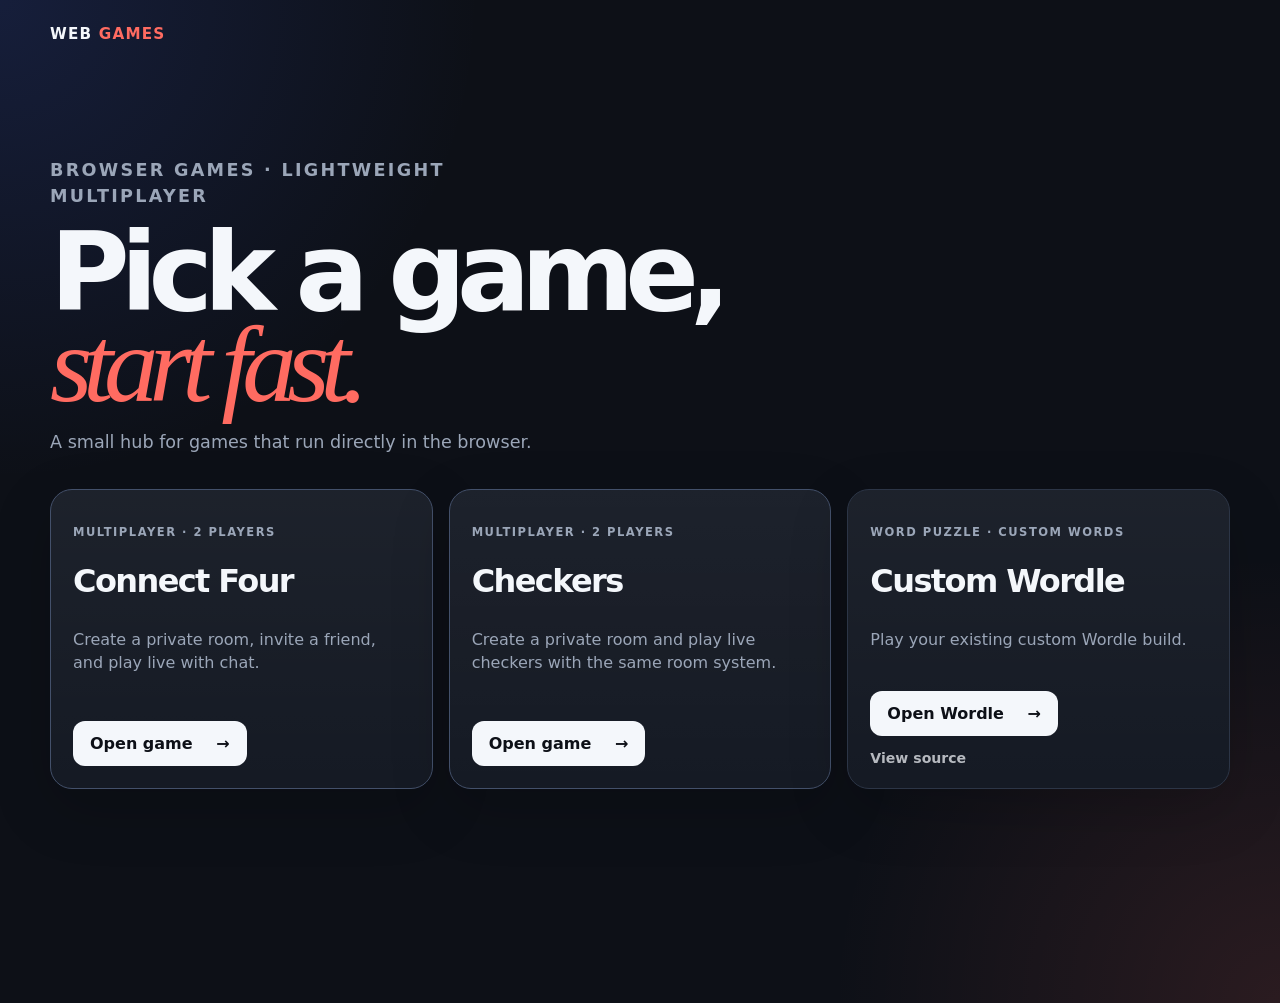
<file: index.html>
<!doctype html>
<html lang="en">
  <head>
    <meta charset="UTF-8" />
    <meta name="viewport" content="width=device-width, initial-scale=1.0" />
    <meta name="description" content="A small collection of web games." />
    <title>Web Games</title>
    <link rel="stylesheet" href="styles.css" />
  </head>
  <body>
    <main class="app-shell">
      <a class="brand" href="/">WEB <span>GAMES</span></a>
      <section class="lobby" id="lobby" aria-labelledby="title">
        <p class="eyebrow">Browser games · lightweight multiplayer</p>
        <h1 id="title">Pick a game,<br /><em>start fast.</em></h1>
        <p>A small hub for games that run directly in the browser.</p>
        <div class="game-grid">
          <article class="game-card featured">
            <p class="card-kicker">Multiplayer · 2 players</p>
            <h2>Connect Four</h2>
            <p>Create a private room, invite a friend, and play live with chat.</p>
            <a class="button" href="games/connect-four/">Open game <span>→</span></a>
          </article>
          <article class="game-card featured">
            <p class="card-kicker">Multiplayer · 2 players</p>
            <h2>Checkers</h2>
            <p>Create a private room and play live checkers with the same room system.</p>
            <a class="button" href="games/checkers/">Open game <span>→</span></a>
          </article>
          <article class="game-card">
            <p class="card-kicker">Word puzzle · custom words</p>
            <h2>Custom Wordle</h2>
            <p>Play your existing custom Wordle build.</p>
            <a class="button" href="https://foxerize.github.io/Custom-Wordle/">Open Wordle <span>→</span></a>
            <a class="source-link" href="https://github.com/foxerize/Custom-Wordle">View source</a>
          </article>
        </div>
        <p class="message" id="message" role="status"></p>
      </section>
    </main>
  </body>
</html>
</file>
<file: styles.css>
:root {
  --bg: #0d1017;
  --panel: #151a24;
  --panel-2: #1b2230;
  --line: #2c3546;
  --text: #f4f7fb;
  --muted: #9ba6b8;
  --slot: #252d3b;
  --accent: #ff6b61;
  --p1: #43d17d;
  --p2: #4f9cff;
  --blue: #4568f5;
}

* { box-sizing: border-box; }

body {
  margin: 0;
  min-height: 100vh;
  color: var(--text);
  background:
    radial-gradient(circle at top left, rgba(69, 104, 245, .16), transparent 30rem),
    radial-gradient(circle at bottom right, rgba(255, 107, 97, .12), transparent 28rem),
    var(--bg);
  font-family: Inter, ui-sans-serif, system-ui, -apple-system, BlinkMacSystemFont, "Segoe UI", Arial, sans-serif;
}

.app-shell {
  width: min(100% - 32px, 1180px);
  margin: 0 auto;
  padding: 24px 0 56px;
}

.brand {
  color: inherit;
  display: inline-flex;
  align-items: center;
  gap: .4rem;
  font-size: .95rem;
  font-weight: 900;
  letter-spacing: .08em;
  text-decoration: none;
}

.brand span { color: var(--accent); }
body.game-page:has(.game:not(.hidden)) > .app-shell > .site-brand { display: none; }

.lobby { padding: clamp(46px, 8vw, 96px) 0; }

.eyebrow,
.card-kicker {
  color: var(--muted);
  font-size: .72rem;
  font-weight: 900;
  letter-spacing: .13em;
  text-transform: uppercase;
}

.lobby h1 {
  max-width: 800px;
  margin: 12px 0 18px;
  font-size: clamp(3.6rem, 10vw, 6.8rem);
  line-height: .84;
  letter-spacing: -.085em;
}

.lobby h1 em {
  color: var(--accent);
  font-family: Georgia, serif;
  font-weight: 400;
}

.lobby > p {
  max-width: 560px;
  color: var(--muted);
  font-size: 1.1rem;
  line-height: 1.5;
}

.game-grid {
  display: grid;
  grid-template-columns: repeat(3, minmax(0, 1fr));
  gap: 16px;
  margin-top: 34px;
}

.single-game-grid {
  grid-template-columns: repeat(2, minmax(0, 1fr));
  max-width: 820px;
}

.game-card {
  min-height: 300px;
  padding: 22px;
  border: 1px solid var(--line);
  border-radius: 22px;
  background: linear-gradient(180deg, rgba(255,255,255,.035), transparent), var(--panel);
  display: flex;
  flex-direction: column;
  align-items: flex-start;
  box-shadow: 0 20px 60px rgba(0,0,0,.18);
}

.game-card.featured { border-color: #43506a; }
.game-card h2 { margin: 10px 0 12px; font-size: 2rem; letter-spacing: -.05em; }
.game-card p { color: var(--muted); line-height: 1.45; }
.game-card .button { margin-top: auto; }
.source-link { margin-top: 14px; color: var(--text); font-size: .88rem; font-weight: 800; opacity: .72; text-decoration: none; }
.source-link:hover { opacity: 1; }

.button {
  display: inline-block;
  border: 0;
  border-radius: 12px;
  padding: 13px 17px;
  background: var(--text);
  color: var(--bg);
  cursor: pointer;
  font-size: 1rem;
  font-weight: 900;
  text-decoration: none;
}

.button:hover { background: var(--accent); }
.button span { margin-left: 18px; }
.secondary { background: transparent; color: var(--text); border: 1px solid var(--line); }
.secondary:hover { background: var(--text); color: var(--bg); }

#join-form { margin-top: 18px; width: 100%; }
label { display: block; margin-bottom: 9px; font-size: .85rem; font-weight: 800; }
.join-row { display: flex; gap: 8px; }
input {
  width: 160px;
  padding: 13px;
  border: 1px solid var(--line);
  border-radius: 12px;
  background: #0f131b;
  color: var(--text);
  font: 1rem monospace;
  letter-spacing: .1em;
  text-transform: uppercase;
}

.message { min-height: 1.5em; color: #ff9a92; font-size: .9rem; }
.hidden { display: none !important; }

body.game-page:has(.game:not(.hidden)) {
  overflow: hidden;
}

body.game-page:has(.game:not(.hidden)) .app-shell {
  height: 100vh;
  padding: 16px 0;
  width: calc(100% - 32px);
  display: grid;
  grid-template-rows: auto 1fr;
  gap: 20px;
}

.game {
  min-height: 0;
}

.game-top {
  height: 44px;
  width: min(100%, 1180px);
  justify-self: center;
  padding: 0 14px;
  border: 1px solid var(--line);
  border-radius: 16px;
  background: rgba(21, 26, 36, .94);
  display: flex;
  align-items: center;
  justify-content: space-between;
  color: var(--muted);
  font: .76rem monospace;
  letter-spacing: .08em;
  box-shadow: 0 18px 50px rgba(0,0,0,.16);
}

.game-top .brand {
  font: inherit;
  color: var(--text);
}

.game-top #room-label {
  color: var(--text);
  font-weight: 900;
}

.room-code-button {
  border: 1px solid var(--line);
  border-radius: 999px;
  padding: 7px 12px;
  background: #0f131b;
  color: var(--text);
  cursor: pointer;
  font: inherit;
  font-weight: 900;
  letter-spacing: .08em;
}

.room-code-button:hover {
  border-color: var(--accent);
}

.text-button {
  padding: 0;
  border: 0;
  background: none;
  color: var(--text);
  cursor: pointer;
  font-weight: 900;
}

.text-button:disabled { opacity: .45; cursor: not-allowed; }
.danger { color: var(--accent); }

.game-layout {
  position: relative;
  height: calc(100vh - 126px);
  min-height: 0;
  display: flex;
  justify-content: center;
  align-items: stretch;
  padding-top: 14px;
}

.chat,
.play-area {
  min-height: 0;
  border: 1px solid var(--line);
  border-radius: 22px;
  background: rgba(21, 26, 36, .94);
  box-shadow: 0 24px 70px rgba(0,0,0,.22);
}

.chat {
  position: absolute;
  left: 0;
  top: 14px;
  bottom: 0;
  width: 330px;
  display: flex;
  flex-direction: column;
  padding: 14px;
}

.chat h2 {
  margin: 0 0 10px;
  color: var(--muted);
  font-size: .78rem;
  letter-spacing: .12em;
  text-transform: uppercase;
}

.chat-messages {
  flex: 1;
  min-height: 0;
  display: flex;
  flex-direction: column;
  gap: 9px;
  overflow: auto;
  -webkit-overflow-scrolling: touch;
  overscroll-behavior: contain;
  scrollbar-width: none;
  padding: 10px;
  border-radius: 14px;
  background: #0c1018;
}

.chat-messages::-webkit-scrollbar { display: none; }

.chat-message {
  width: fit-content;
  max-width: 86%;
  margin: 0;
  padding: 8px 10px;
  border-radius: 14px;
  color: #f7f8fb;
  line-height: 1.35;
  overflow-wrap: anywhere;
  box-shadow: 0 2px 12px rgba(0,0,0,.18);
}

.chat-message.mine { align-self: flex-end; border-bottom-right-radius: 4px; background: #263347; }
.chat-message.theirs { align-self: flex-start; border-bottom-left-radius: 4px; }
.chat-message.theirs.p1 { background: #21583a; }
.chat-message.theirs.p2 { background: #23486f; }

.chat-form { display: flex; gap: 8px; margin-top: 10px; }
.chat-form input { flex: 1; width: auto; min-width: 0; letter-spacing: 0; text-transform: none; }
.chat-form button { white-space: nowrap; }

.play-area {
  width: min(760px, 100%);
  padding: 16px;
  display: grid;
  grid-template-rows: auto minmax(0, 1fr) auto auto;
  justify-items: center;
  gap: 10px;
}

.players,
.game-actions,
.host-controls {
  width: 100%;
  display: flex;
  align-items: center;
  justify-content: space-between;
  gap: 12px;
}

.players {
  display: grid;
  grid-template-columns: 1fr auto 1fr;
}

.players span:last-child {
  justify-self: end;
}

.players span { font-size: .9rem; font-weight: 900; }
.players strong {
  justify-self: center;
}
.players span:first-child { color: var(--p1); }
.players span:last-child { color: var(--p2); }
.players span.active-player {
  padding: 6px 10px;
  border-radius: 999px;
  background: rgba(255,255,255,.08);
}
.players strong {
  min-width: 112px;
  padding: 6px 11px;
  border: 1px solid var(--line);
  border-radius: 999px;
  background: #0f131b;
  color: var(--text);
  font-size: .78rem;
  text-align: center;
  text-transform: uppercase;
  letter-spacing: .08em;
  box-shadow: 0 8px 24px rgba(0,0,0,.18);
}

.play-area.my-turn .players strong {
  border-color: rgba(255,255,255,.22);
}
.play-area.p1-turn .players strong { color: var(--p1); }
.play-area.p2-turn .players strong { color: var(--p2); }
.play-area.game-over .players strong {
  color: var(--text);
  border-color: var(--accent);
}
.play-area.game-over.winner-p1 .players strong {
  color: var(--p1);
}
.play-area.game-over.winner-p2 .players strong {
  color: var(--p2);
}

.board {
  display: grid;
  grid-template-columns: repeat(7, 1fr);
  grid-template-rows: repeat(6, 1fr);
  align-self: center;
  width: min(100%, calc((100vh - 210px) * 7 / 6));
  max-height: calc(100vh - 210px);
  aspect-ratio: 7 / 6;
  gap: 7px;
  padding: 10px;
  background: var(--blue);
  border-radius: 14px;
}

.cell {
  display: block;
  width: 100%;
  height: 100%;
  appearance: none;
  -webkit-appearance: none;
  opacity: 1;
  border: 0;
  border-radius: 50%;
  background: var(--slot);
  cursor: pointer;
}

.cell:hover:not(:disabled) { outline: 3px solid white; }
.cell:disabled { cursor: default; }
.cell.p1 { background: var(--p1); }
.cell.p2 { background: var(--p2); }
.play-area:not(.my-turn):not(.game-over) .cell.p1,
.play-area:not(.my-turn):not(.game-over) .cell.p2 {
  filter: grayscale(.75) saturate(.35) brightness(.72);
}
.play-area.my-turn .cell.p1,
.play-area.my-turn .cell.p2,
.play-area.game-over .cell.p1,
.play-area.game-over .cell.p2 {
  filter: none;
}

.checkers-area { max-width: none; margin: 0; overflow: hidden; }
.checkers-board {
  display: grid;
  grid-template-columns: repeat(8, 1fr);
  grid-template-rows: repeat(8, 1fr);
  align-self: center;
  width: min(100%, calc(100vh - 280px));
  max-height: calc(100vh - 280px);
  aspect-ratio: 1;
  border: 10px solid #273044;
  border-radius: 14px;
  overflow: hidden;
  background: #273044;
}

.checkers-square {
  position: relative;
  border: 0;
  display: grid;
  place-items: center;
  padding: 0;
  min-width: 0;
  min-height: 0;
  cursor: pointer;
}

.light-square { background: #c9b894; }
.dark-square { background: #3c4a63; }
.checkers-square.selected { outline: 4px solid white; outline-offset: -4px; }
.checkers-square.move-preview::after {
  content: "";
  width: 28%;
  aspect-ratio: 1;
  border-radius: 50%;
  background: rgba(255,255,255,.42);
  box-shadow: 0 0 0 8px rgba(255,255,255,.08);
}

.checker-piece {
  width: 72%;
  aspect-ratio: 1;
  border-radius: 50%;
  display: grid;
  place-items: center;
  font-size: clamp(.8rem, 2vw, 1.25rem);
  font-weight: 900;
  box-shadow: inset 0 -8px 0 rgba(0,0,0,.18), 0 4px 12px rgba(0,0,0,.35);
}

.checker-piece.p1 { background: var(--p1); color: #073519; }
.checker-piece.p2 { background: var(--p2); color: #082340; }
.play-area:not(.my-turn):not(.game-over) .checker-piece {
  filter: grayscale(.75) saturate(.35) brightness(.72);
}
.play-area.my-turn .checker-piece,
.play-area.game-over .checker-piece {
  filter: none;
}
.checker-piece.king::after { content: ""; position: absolute; width: 28%; aspect-ratio: 1; border: 2px solid currentColor; border-radius: 50%; }

.game-note {
  width: 100%;
  margin: 0;
  color: var(--muted);
  font-size: .84rem;
  text-align: center;
}

@media (max-width: 1500px) {
  .game-layout {
    display: grid;
    grid-template-columns: 330px minmax(0, 760px);
    gap: 22px;
    justify-content: center;
    align-items: stretch;
  }

  .chat {
    position: static;
    width: auto;
  }

  .play-area {
    width: 100%;
  }
}

@media (max-width: 1180px) {
  body.game-page:has(.game:not(.hidden)) { overflow: auto; }
  body.game-page:has(.game:not(.hidden)) .app-shell { height: auto; min-height: 100vh; display: block; }
  .game-layout { height: auto; display: flex; flex-direction: column; }
  .play-area { order: 1; width: 100%; }
  .chat { position: static; order: 2; width: 100%; min-height: 260px; }
  .board, .checkers-board { width: 100%; max-height: none; }
}

@media (max-width: 900px) {
  .game-grid,
  .single-game-grid { grid-template-columns: 1fr; }
  .game-card { min-height: 0; }
  .app-shell { width: min(100% - 32px, 760px); }
}

@media (max-width: 520px) {
  .lobby h1 { font-size: clamp(3.2rem, 18vw, 4.8rem); }
  .players strong { font-size: .82rem; }
  .board { gap: 4px; padding: 6px; }
  .game-actions,
  .host-controls { align-items: flex-start; flex-direction: column; }
  .join-row { align-items: stretch; }
  .join-row input { min-width: 0; flex: 1; }
}
</file>
